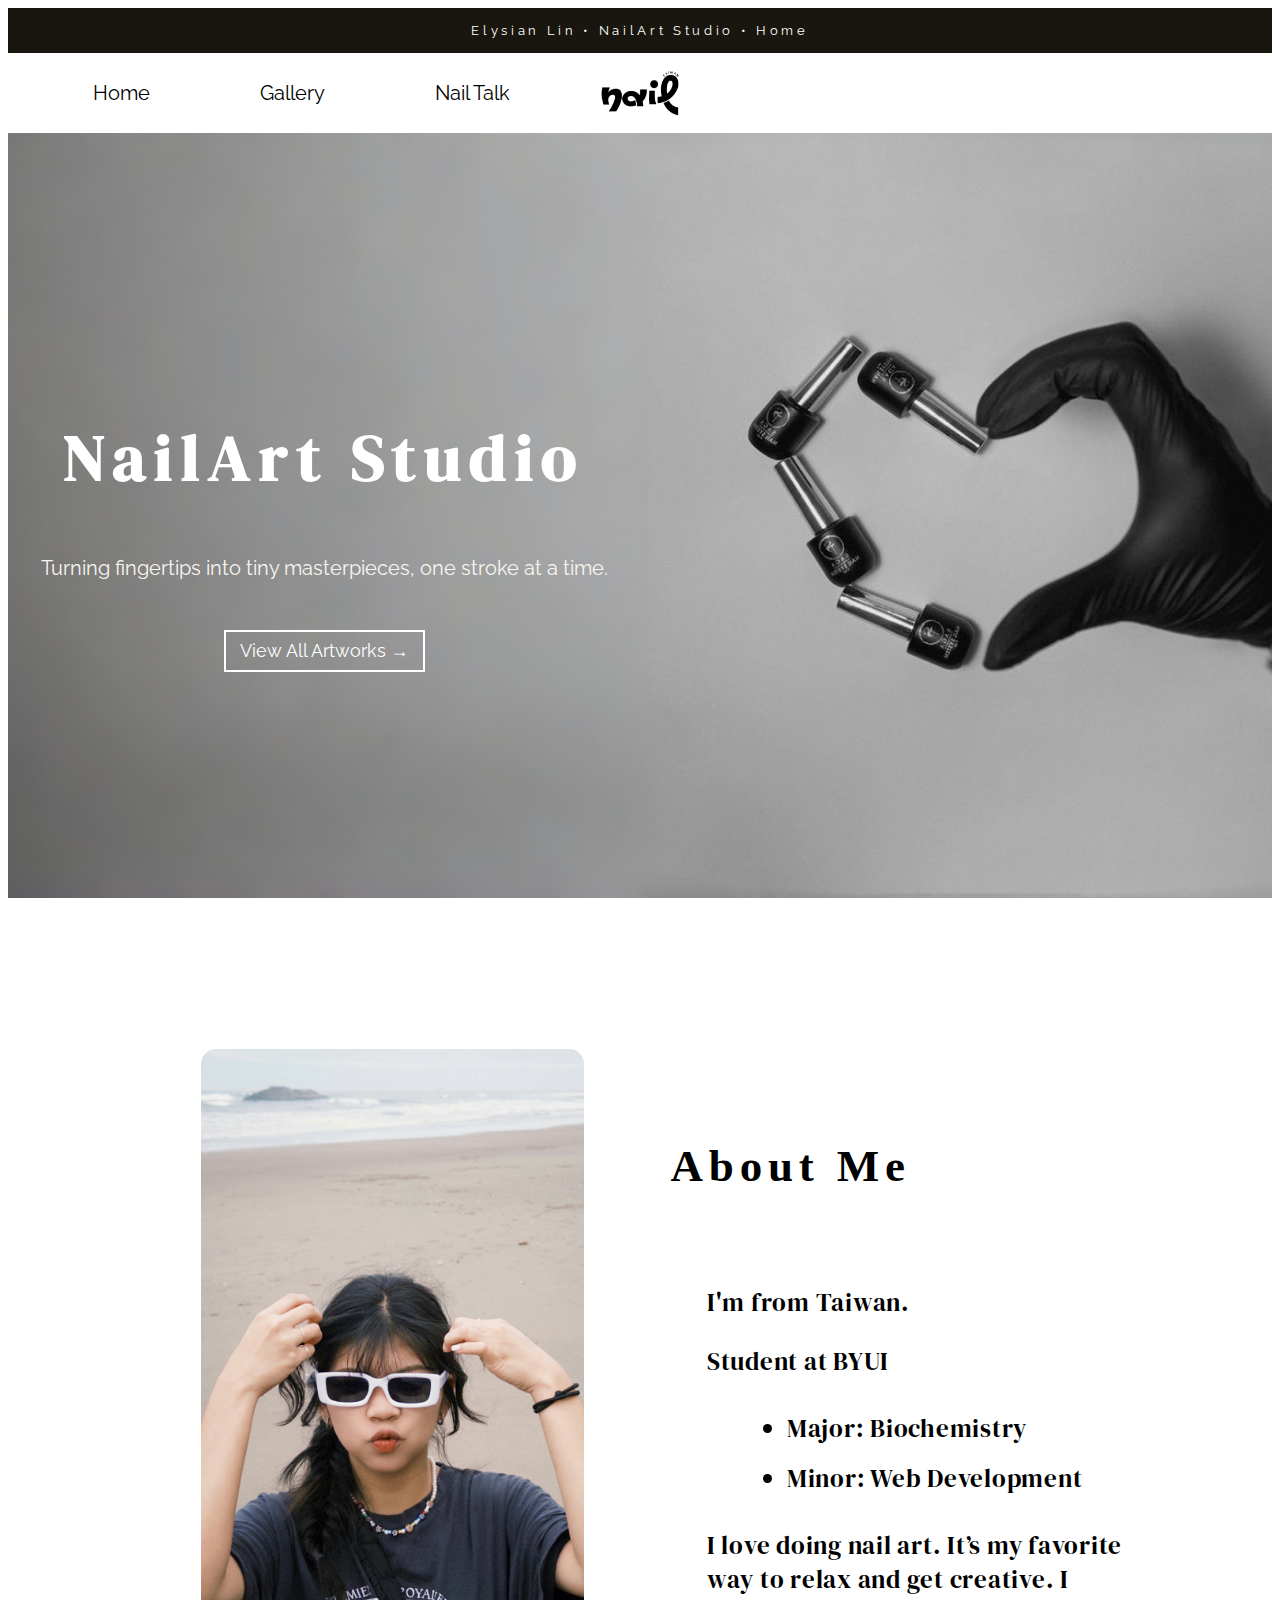
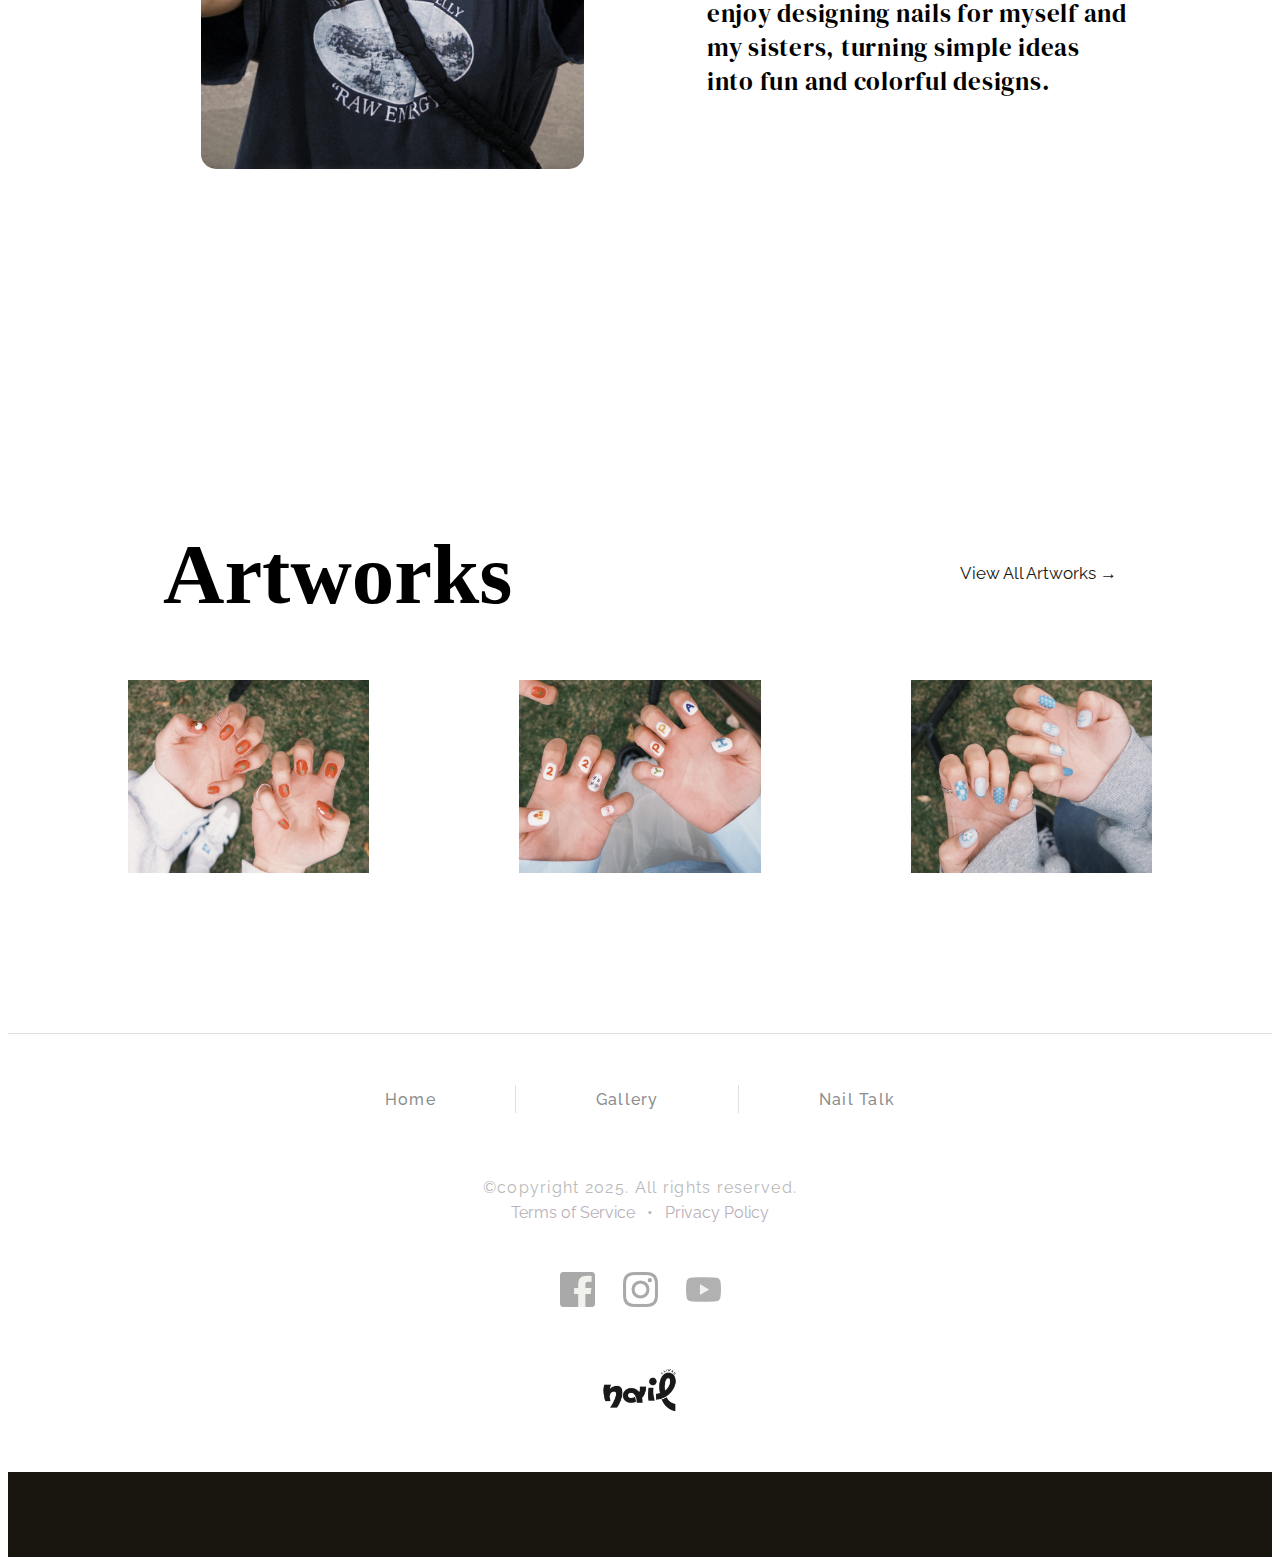
<file: index.html>
<!DOCTYPE html>
<html lang="en">
<head>
    <meta charset="UTF-8">
    <meta name="viewport" content="width=device-width, initial-scale=1.0">
    <link rel="stylesheet" href="index.css">
    <title>NailArt • Home </title>
    <link rel="icon" href="images/logo.ico" type="img/x-ico" />
</head>

<script>
    const footer = document.querySelector('footer, .site-footer');
    const ioFooter = new IntersectionObserver(
        ([entry]) => {
        document.body.classList.toggle('at-footer', entry.intersectionRatio > 0.35);
        },
        {
        threshold: [0, 0.35, 1],
        rootMargin: '0px 0px 0px 0px'
        }
    );

    if (footer) ioFooter.observe(footer);
</script>


<body>
    <div class="top">Elysian Lin • NailArt Studio • Home</div>
    <header>
            <nav>
                <a href="index.html">Home</a>
                <a href="gallery.html">Gallery</a>
                <a href="nail.html">Nail Talk</a>
            </nav>
            <a class="logo" href="index.html"><img src="images/logo.png"></a>           
    </header>

    <section class="hero">
        <div class="hero_grid">
            <h2>NailArt Studio</h2>
            <p>Turning fingertips into tiny masterpieces, one stroke at a time.</p>
            <a href="gallery.html">View All Artworks → </a> 
        </div>
    </section>

    <section class="aboutme">
        <h2 class="aboutme_title fade-up delay-1">About Me</h2>
            <div class="fade-up delay-2">
            <img src="images/aboutme.jpg" alt="About Me">
            </div>
            <aritcle class="text fade-up delay-3">
                <p>I'm from Taiwan.</p>
                <p>Student at BYUI</p>
                <ul>
                    <li>Major: Biochemistry</li>
                    <li>Minor: Web Development</li>
                </ul>
                <p>I love doing nail art. It’s my favorite way to relax and get creative. 
                    I enjoy designing nails for myself and my sisters, turning simple ideas into fun and colorful designs.</p>
            </aritcle>
    </section>

    <section class="artworks">
        <div class="artwork_text">
            <h1>Artworks</h1>
            <a href = "gallery.html"> View All Artworks → </a>
        </div>
        <div class="artworks_img">
            <img src="images/tomato.JPG">
            <img src="images/happy.JPG">
            <img src="images/blue.JPG">
        </div>
    </section>
</body>

<footer class="site-footer">
    <nav class="footer-nav">
        <ul>
        <li><a href="index.html">Home</a></li>
        <li><a href="gallery.html">Gallery</a></li>
        <li><a href="nail.html">Nail Talk</a></li>
        </ul>
    </nav>

    <p class="legal">
        ©copyright 2025. All rights reserved.
    </p>
    <p class="policies">
        <a href="#">Terms of Service</a>
        <span class="dot">•</span>
        <a href="#">Privacy Policy</a>
    </p>

    <div class="social">
        <a class="social__link facebook" href="https://facebook.com" target="_blank">
            <img src="images/facebook.png" data-color="images/facebook-Icon-color.png" alt="Facebook icon">
        </a>

        <a class="social__link instagram" href="https://instagram.com" target="_blank">
            <img src="images/instagram.png" data-color="images/instagram-Icon-color.png" alt="Instagram icon">
        </a>

        <a class="social__link youtube" href="https://youtube.com" target="_blank">
            <img src="images/youtube.png" data-color="images/youtube-Icon-color.png" alt="YouTube icon">
        </a>
    </div>
    <script>
        document.querySelectorAll('.social__link').forEach(link => {
        const img = link.querySelector('img');
        const graySrc  = img.getAttribute('src');
        const colorSrc = img.dataset.color;

        link.addEventListener('mouseenter', () => {
            img.src = colorSrc;
        });

        link.addEventListener('mouseleave', () => {
            img.src = graySrc;
        });
        });
    </script>
    <img class="footer-logo" src="images/logo.png" alt="Elysian Logo">
    <div class="bottom">Designed by Elysian</div>


</footer>
</file>
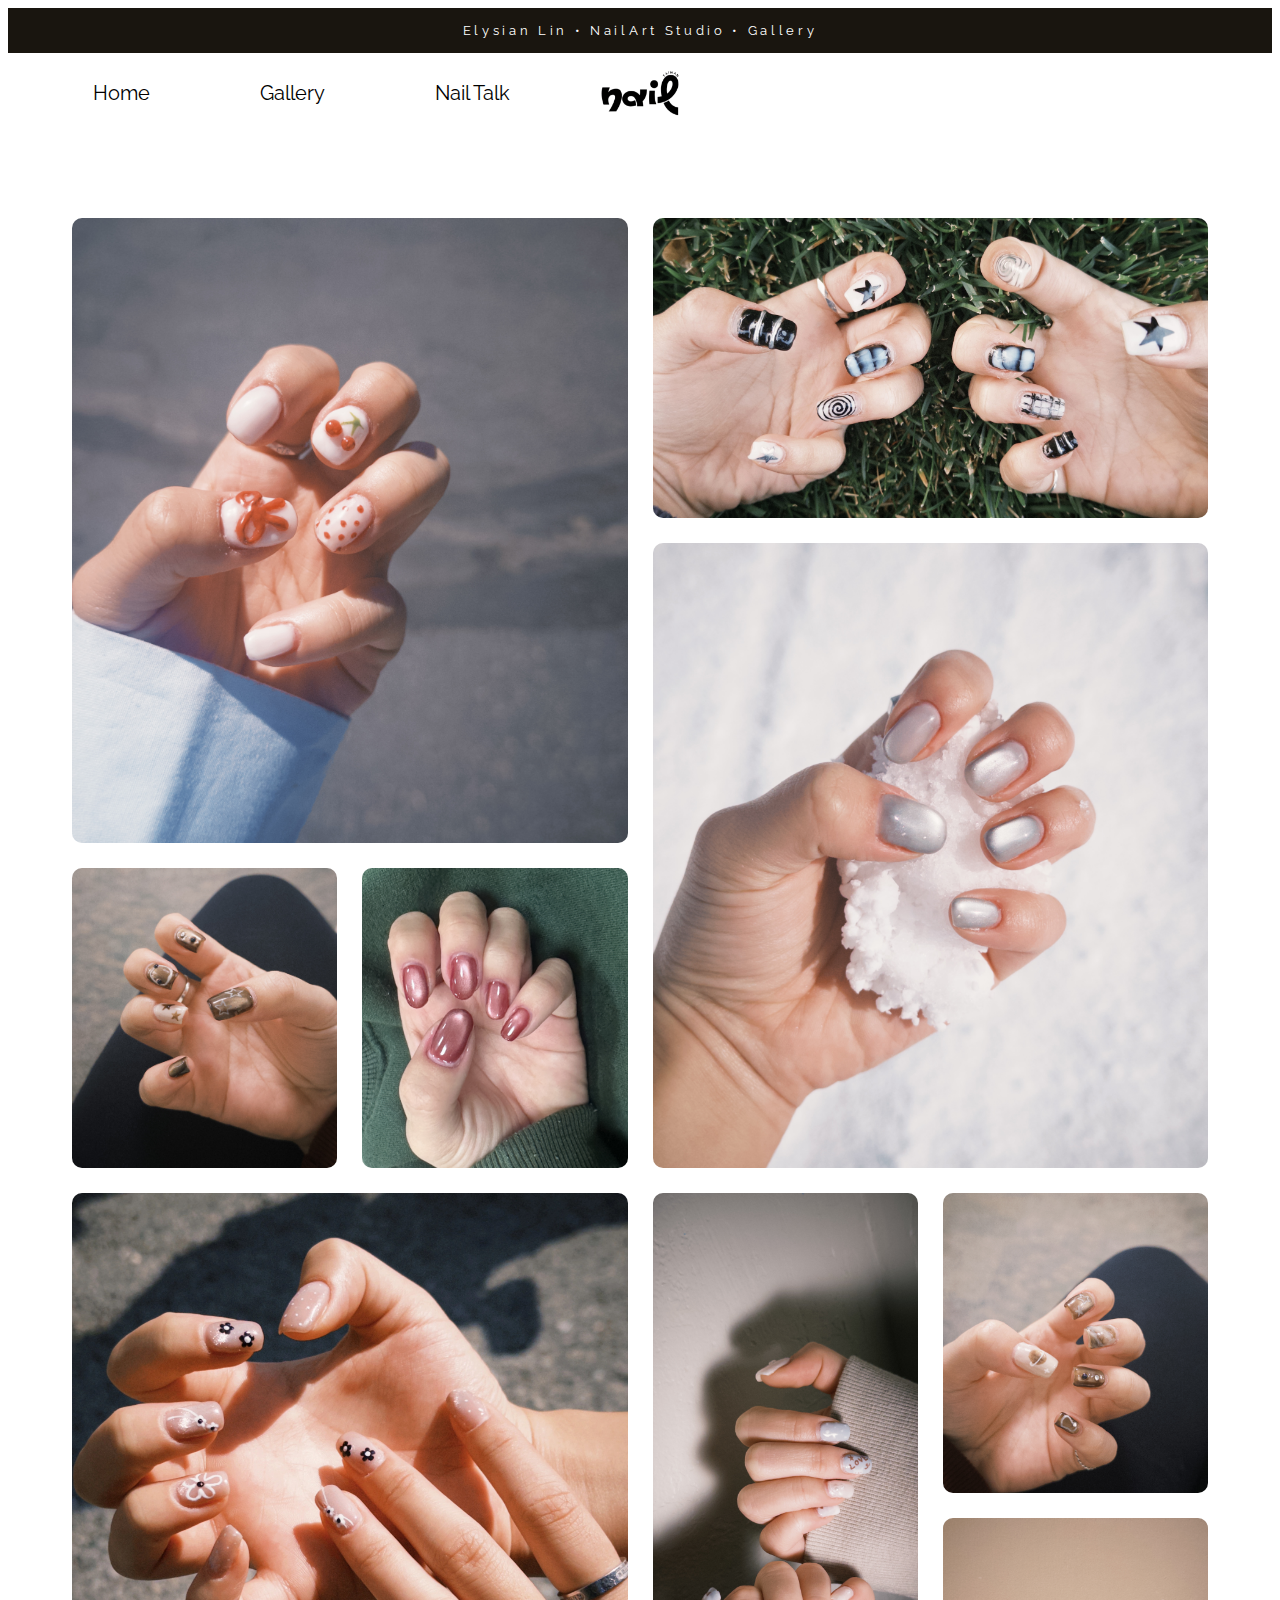
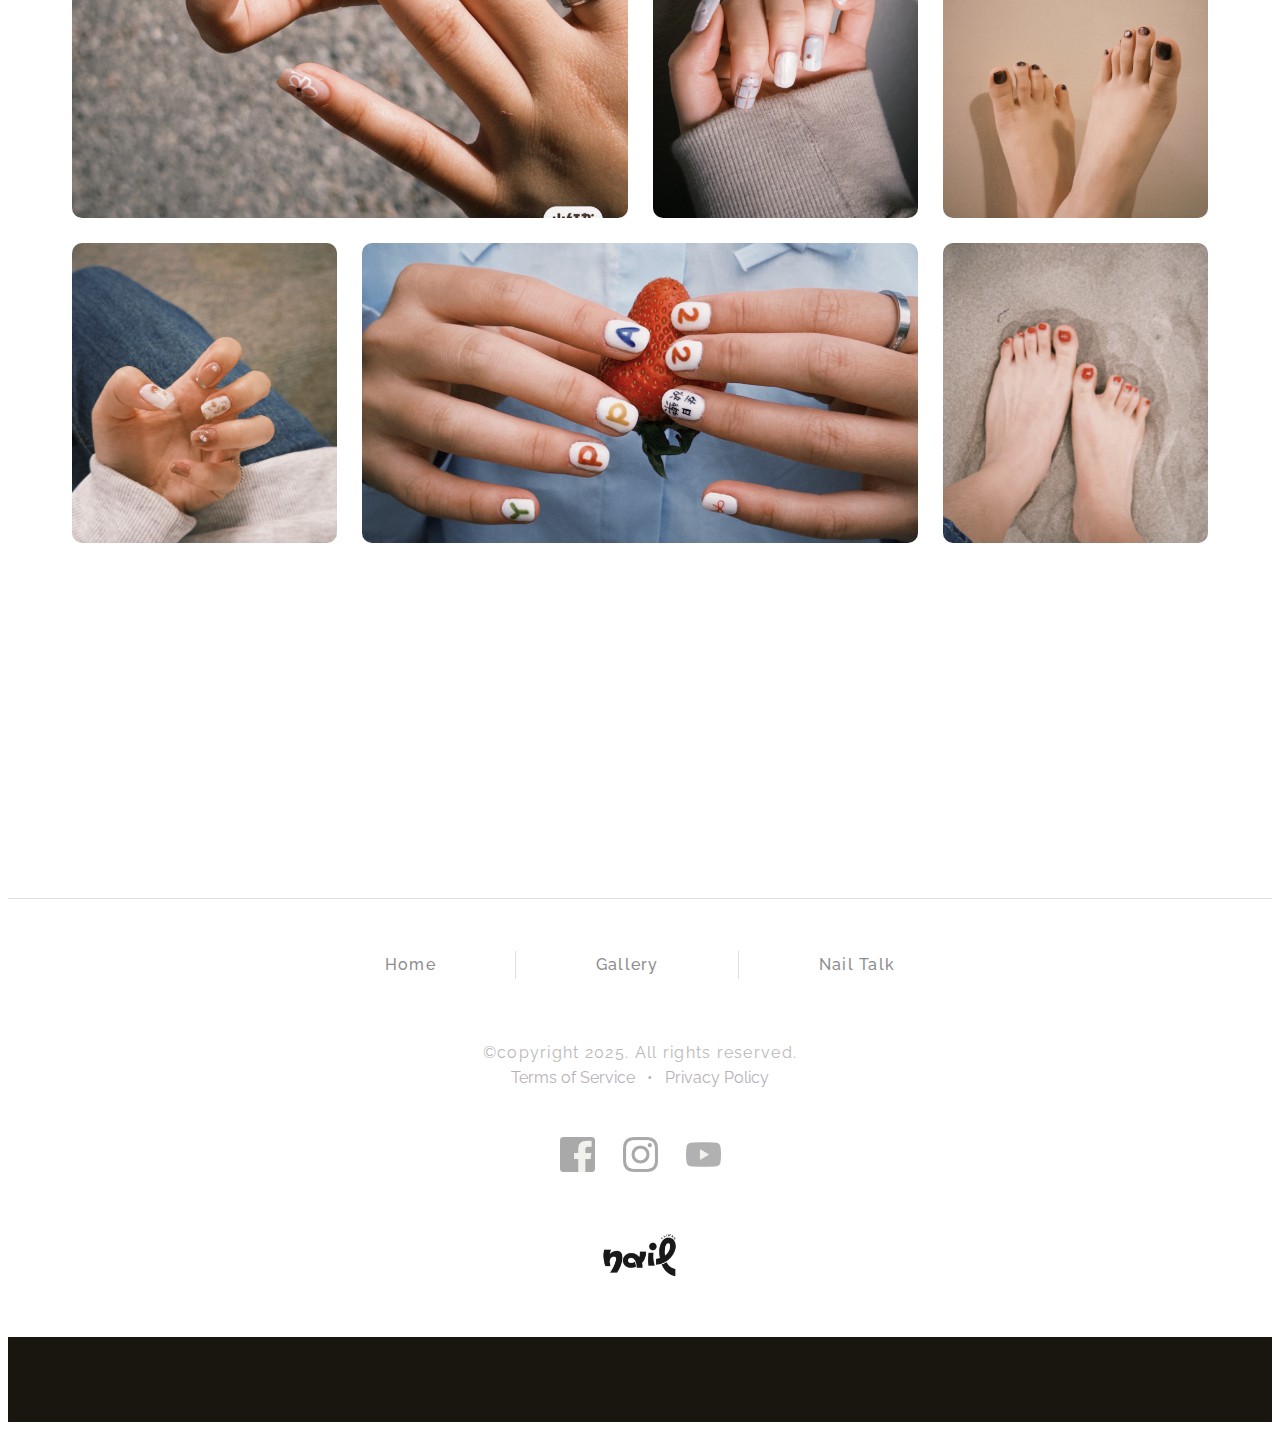
<file: gallery.html>
<!DOCTYPE html>
<html lang="en">
<head>
    <meta charset="UTF-8">
    <meta name="viewport" content="width=device-width, initial-scale=1.0">
    <link rel="stylesheet" href="gallery.css">
    <title>NailArt • Gallery </title>
    <link rel="icon" href="images/logo.ico" type="img/x-ico" />
</head>

<script>
    const footer = document.querySelector('footer, .site-footer');
    const ioFooter = new IntersectionObserver(
        ([entry]) => {
        document.body.classList.toggle('at-footer', entry.intersectionRatio > 0.35);
        },
        {
        threshold: [0, 0.35, 1],
        rootMargin: '0px 0px 0px 0px'
        }
    );

    if (footer) ioFooter.observe(footer);
</script>


<body>
    <div class="top">Elysian Lin • NailArt Studio • Gallery</div>
    <header>
            <nav>
                <a href="home.html">Home</a>
                <a href="gallery.html">Gallery</a>
                <a href="nail.html">Nail Talk</a>
            </nav>
            <a class="logo" href="home.html"><img src="images/logo.png"></a>           
    </header>
    <div class="angry-grid">
        <div id="item-0">&nbsp;</div>
        <div id="item-1">&nbsp;</div>
        <div id="item-2">&nbsp;</div>
        <div id="item-3">&nbsp;</div>
        <div id="item-4">&nbsp;</div>
        <div id="item-5">&nbsp;</div>
        <div id="item-6">&nbsp;</div>
        <div id="item-7">&nbsp;</div>
        <div id="item-8">&nbsp;</div>
        <div id="item-9">&nbsp;</div>
        <div id="item-10">&nbsp;</div>
        <div id="item-11">&nbsp;</div>
        <div id="item-12">&nbsp;</div>
        <div id="item-13">&nbsp;</div>
        <div id="item-14">&nbsp;</div>
        <div id="item-15">&nbsp;</div>
    </div>
</body>

<footer class="site-footer">
    <nav class="footer-nav">
        <ul>
        <li><a href="home.html">Home</a></li>
        <li><a href="gallery.html">Gallery</a></li>
        <li><a href="nail.html">Nail Talk</a></li>
        </ul>
    </nav>

    <p class="legal">
        ©copyright 2025. All rights reserved.
    </p>
    <p class="policies">
        <a href="#">Terms of Service</a>
        <span class="dot">•</span>
        <a href="#">Privacy Policy</a>
    </p>

    <div class="social">
        <a class="social__link facebook" href="https://facebook.com" target="_blank">
            <img src="images/facebook.png" data-color="images/facebook-Icon-color.png" alt="Facebook icon">
        </a>

        <a class="social__link instagram" href="https://instagram.com" target="_blank">
            <img src="images/instagram.png" data-color="images/instagram-Icon-color.png" alt="Instagram icon">
        </a>

        <a class="social__link youtube" href="https://youtube.com" target="_blank">
            <img src="images/youtube.png" data-color="images/youtube-Icon-color.png" alt="YouTube icon">
        </a>
    </div>
    <script>
        document.querySelectorAll('.social__link').forEach(link => {
        const img = link.querySelector('img');
        const graySrc  = img.getAttribute('src');
        const colorSrc = img.dataset.color;

        link.addEventListener('mouseenter', () => {
            img.src = colorSrc;
        });

        link.addEventListener('mouseleave', () => {
            img.src = graySrc;
        });
        });
    </script>
    <img class="footer-logo" src="images/logo.png" alt="Elysian Logo">
    <div class="bottom">Designed by Elysian</div>

</footer>
</file>
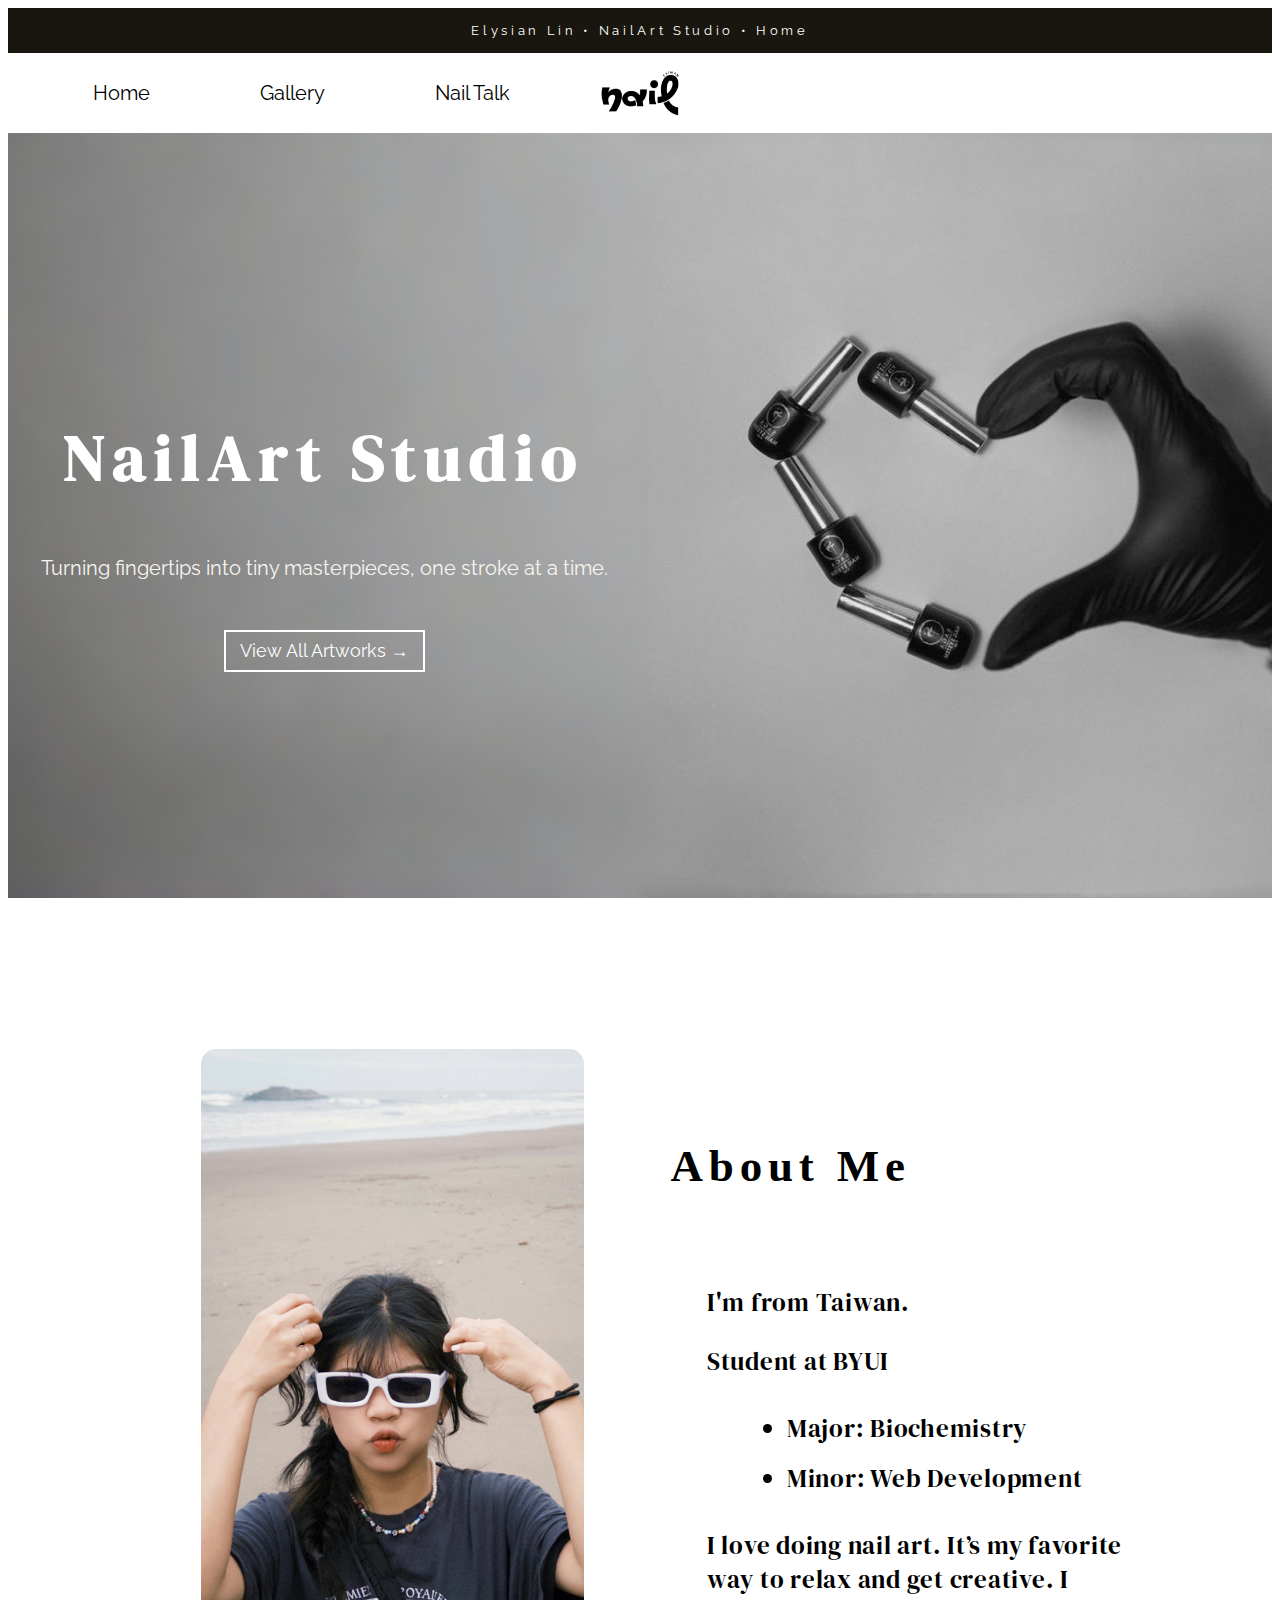
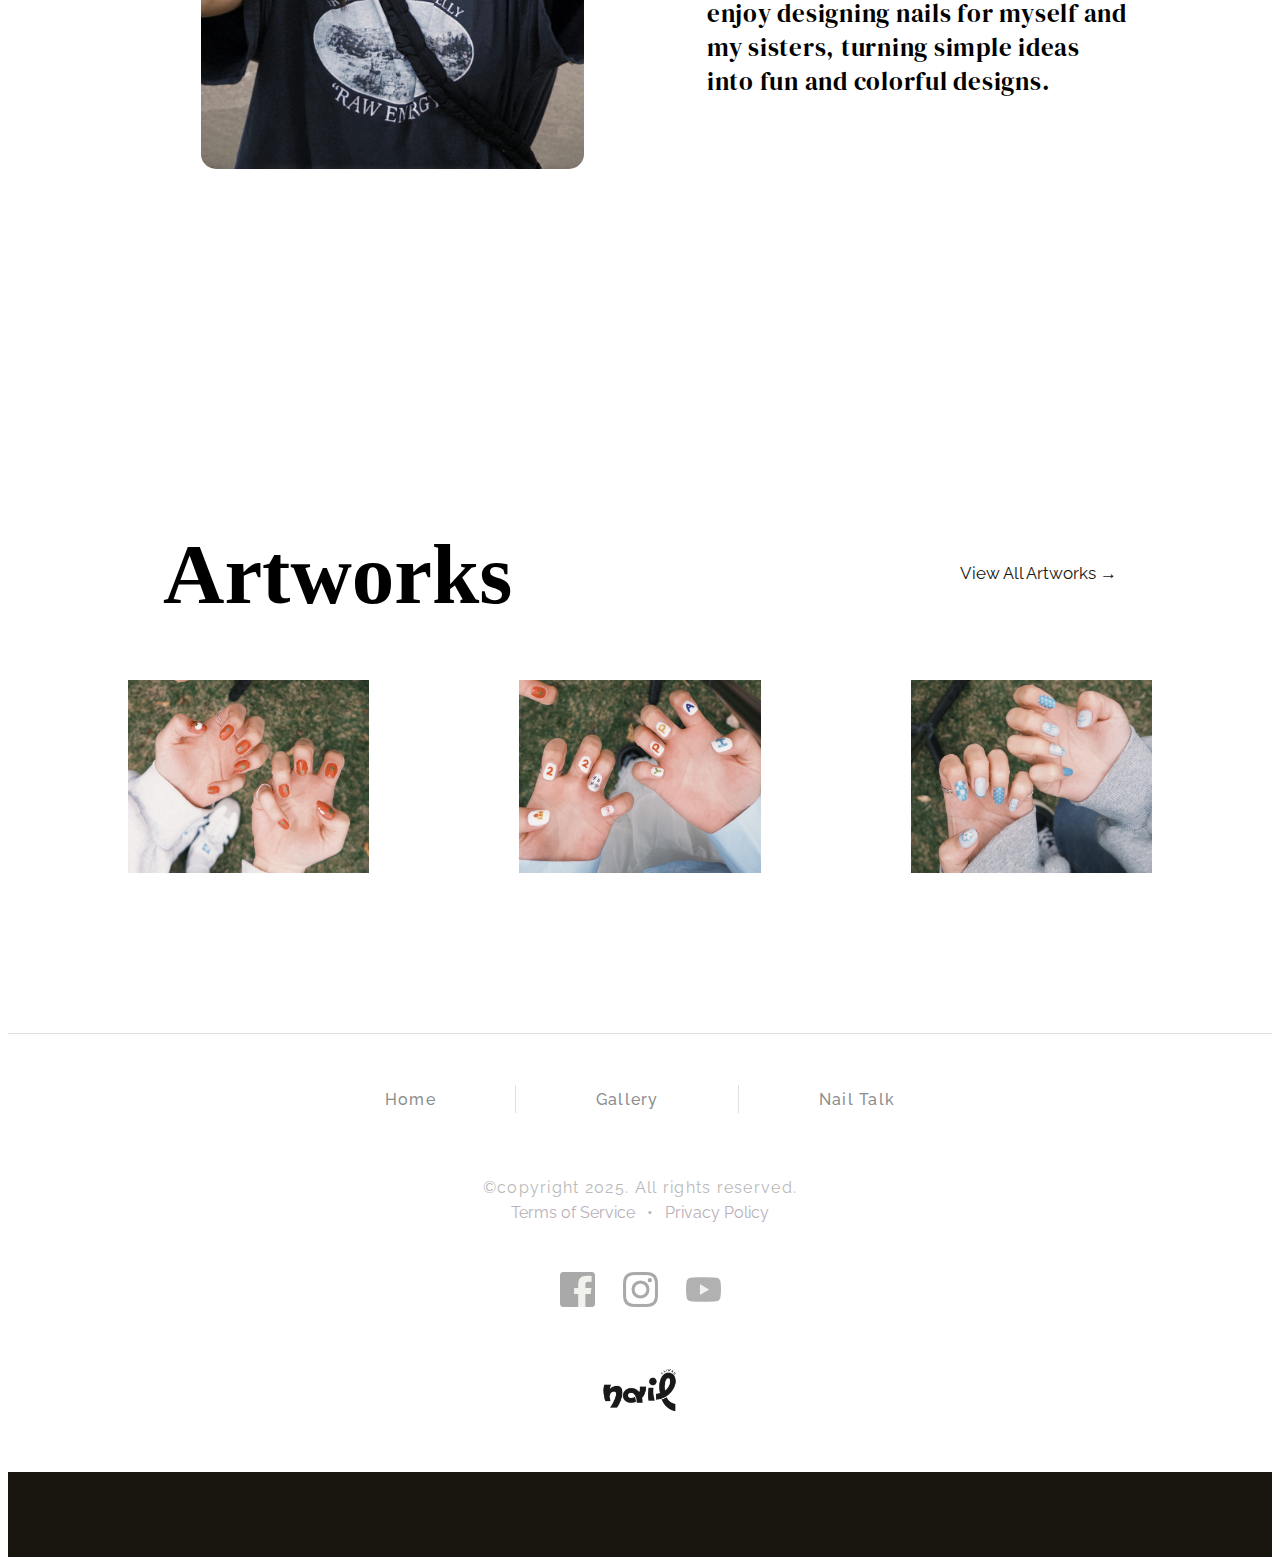
<file: home.html>
<!DOCTYPE html>
<html lang="en">
<head>
    <meta charset="UTF-8">
    <meta name="viewport" content="width=device-width, initial-scale=1.0">
    <link rel="stylesheet" href="home.css">
    <title>NailArt • Home </title>
    <link rel="icon" href="images/logo.ico" type="img/x-ico" />
</head>

<script>
    const footer = document.querySelector('footer, .site-footer');
    const ioFooter = new IntersectionObserver(
        ([entry]) => {
        document.body.classList.toggle('at-footer', entry.intersectionRatio > 0.35);
        },
        {
        threshold: [0, 0.35, 1],
        rootMargin: '0px 0px 0px 0px'
        }
    );

    if (footer) ioFooter.observe(footer);
</script>


<body>
    <div class="top">Elysian Lin • NailArt Studio • Home</div>
    <header>
            <nav>
                <a href="home.html">Home</a>
                <a href="gallery.html">Gallery</a>
                <a href="nail.html">Nail Talk</a>
            </nav>
            <a class="logo" href="home.html"><img src="images/logo.png"></a>           
    </header>

    <section class="hero">
        <div class="hero_grid">
            <h2>NailArt Studio</h2>
            <p>Turning fingertips into tiny masterpieces, one stroke at a time.</p>
            <a href="gallery.html">View All Artworks → </a> 
        </div>
    </section>

    <section class="aboutme">
        <h2 class="aboutme_title fade-up delay-1">About Me</h2>
            <div class="fade-up delay-2">
            <img src="images/aboutme.jpg" alt="About Me">
            </div>
            <aritcle class="text fade-up delay-3">
                <p>I'm from Taiwan.</p>
                <p>Student at BYUI</p>
                <ul>
                    <li>Major: Biochemistry</li>
                    <li>Minor: Web Development</li>
                </ul>
                <p>I love doing nail art. It’s my favorite way to relax and get creative. 
                    I enjoy designing nails for myself and my sisters, turning simple ideas into fun and colorful designs.</p>
            </aritcle>
    </section>

    <section class="artworks">
        <div class="artwork_text">
            <h1>Artworks</h1>
            <a href = "gallery.html"> View All Artworks → </a>
        </div>
        <div class="artworks_img">
            <img src="images/tomato.JPG">
            <img src="images/happy.JPG">
            <img src="images/blue.JPG">
        </div>
    </section>
</body>

<footer class="site-footer">
    <nav class="footer-nav">
        <ul>
        <li><a href="home.html">Home</a></li>
        <li><a href="gallery.html">Gallery</a></li>
        <li><a href="nail.html">Nail Talk</a></li>
        </ul>
    </nav>

    <p class="legal">
        ©copyright 2025. All rights reserved.
    </p>
    <p class="policies">
        <a href="#">Terms of Service</a>
        <span class="dot">•</span>
        <a href="#">Privacy Policy</a>
    </p>

    <div class="social">
        <a class="social__link facebook" href="https://facebook.com" target="_blank">
            <img src="images/facebook.png" data-color="images/facebook-Icon-color.png" alt="Facebook icon">
        </a>

        <a class="social__link instagram" href="https://instagram.com" target="_blank">
            <img src="images/instagram.png" data-color="images/instagram-Icon-color.png" alt="Instagram icon">
        </a>

        <a class="social__link youtube" href="https://youtube.com" target="_blank">
            <img src="images/youtube.png" data-color="images/youtube-Icon-color.png" alt="YouTube icon">
        </a>
    </div>
    <script>
        document.querySelectorAll('.social__link').forEach(link => {
        const img = link.querySelector('img');
        const graySrc  = img.getAttribute('src');
        const colorSrc = img.dataset.color;

        link.addEventListener('mouseenter', () => {
            img.src = colorSrc;
        });

        link.addEventListener('mouseleave', () => {
            img.src = graySrc;
        });
        });
    </script>
    <img class="footer-logo" src="images/logo.png" alt="Elysian Logo">
    <div class="bottom">Designed by Elysian</div>

</footer>
</file>
<file: index.css>
@import url('https://fonts.googleapis.com/css2?family=Raleway:ital,wght@0,100..900;1,100..900&family=Roboto:ital,wght@0,100..900;1,100..900&display=swap');
@import url('https://fonts.googleapis.com/css2?family=Slackside+One&family=DM+Serif+Display:ital@0;1&display=swap');

.top {
    font-family: "Raleway", sans-serif;
    font-size: 13px;
    display: flex;
    justify-content: center;
    align-items: center;
    text-align: center;
    letter-spacing: 0.5rex;
    padding: 15px 0;
    background-color: #19150f;
    color: white;
}
header {
    font-family: "Raleway", sans-serif;
    display:flex;
    justify-content: space-between;
    align-items: center;
    background-color: white;
    color:black;
    padding: 10px 30px;
}

header nav {
    flex: 1; 
    display: flex;
    justify-content: flex-start; 
}

header nav a{
    text-decoration: none;
    margin: 10px 40px;
    padding: 8px 15px; 
    color:inherit;
    font-size: 20px; 
    transition: all 0.2s ease;
}  


header nav a:hover {
    color:#93908b;
    transition: color 0.3s ease;
}

.logo { 
    flex:2;  
    display:flex;
    justify-content: center;
    position: absolute;
    right: 50%;
    left:50%;
}

.logo img {
    width:85px;
}

.hero {
    color:white;
    height:85vh;
    background-image: url(images/header.png);
    background-repeat: no-repeat;
    background-size:cover;
    background-position: center;
    display: grid;
    grid-template-columns: repeat(2, 1fr);
    grid-template-rows: 1fr;
    grid-column-gap: 0px;
    grid-row-gap: 0px;
    justify-content: center;
    align-items: center;
    text-align: center;
}

.hero h2, .hero p, .hero a {
    grid-area: 1/1/2/2;
}

.hero h2 {
    font-family: DM Serif Display, serif;
    font-size: 65px;
    letter-spacing: .13em;
}

.hero p {
    font-size: 20px;
    margin-bottom: 50px;
    font-family: "Raleway", sans-serif;
    color:#f8f6f2;
}
.hero a {
    font-size: 18px;
    text-decoration: none;
    color: white;
    font-family: "Raleway", sans-serif;
    display:inline-block;
    transition: all 0.3s ease;
    padding: 8px 14px; 
    border: 2px solid 
}

.hero a:hover {
    color:#19150f;
    text-decoration: none;
    transform: translateY(4px);
}

.aboutme{
    padding: 145px 145px;
    display: grid;
    grid-template-columns: 1.05fr 1fr;
    grid-template-rows: auto auto;
    grid-template-areas:
        "photo title"
        "photo text";
    column-gap: 38px;
    row-gap: 16px;
    align-items: start;
}

.aboutme_title{
    padding-top: 85px;
    grid-area: title;
    margin: 0 0 18px 0;
    text-align: left;
    font-weight: bold;
    font-size: 45px;
    letter-spacing: .13em;
    transform: translateY(12px);
}

.aboutme .text {
    font-family: DM Serif Display, serif;
    grid-area: text;
    align-self: start;
    padding-top: 10%;
    padding-left:8%;
    font-size: 25px;
    font-weight: 200;
    letter-spacing: .03em;
}

.aboutme .text ul{
    padding-left: 80px;
    margin-top: 20px;
    line-height: 50px;
}

.aboutme > div {
    grid-area: photo;
    grid-row: 1/4;
    display: flex;
    justify-content:center;
}

.aboutme img {
    height:80vh;
    width: min(640px, 80%);
    margin: 0 auto;
    object-fit:cover;
    border-radius: 15px;
    object-fit: cover;
    transform: translateY(6px);
    transition: transform .35s ease, box-shadow .35s ease, filter .35s ease;
}

.artworks {
    padding: 160px 120px;
    justify-content: center;
    align-items: center;
}

.artwork_text {
    display:flex;
    flex-direction: row;
    justify-content: space-between;
    align-items: center;
}

.artwork_text h1 {
    font-size: 85px;
    padding-left: 35px;
}

.artwork_text a {
    font-size: 17px;
    font-family: "Raleway", sans-serif;
    color:#19150f;
    text-decoration: none;
    padding-right:35px;
}

.artwork_text a:hover {
    color:#93908b;
    text-decoration: underline;
}
.artworks_img {
    overflow:hidden;
    display:grid;
    grid-template-columns: 1fr 1fr 1fr;
    grid-column-gap:150px;
}

.artworks_img img {
    width:100%;
    height:100%;
    object-fit: cover;
    object-position: center;
    display: block;
}

footer {
    font-family: "Raleway", sans-serif;
;
}
.site-footer{
    position:relative;
    border-top:1px solid #dfe0e1;
    text-align:center;
    padding: 36px 0 0;
    z-index: 10;
}

body.at-footer .quicklinks_item,
body.at-footer .fade-up {
  transition: none !important;
}

.footer-nav {
    padding-bottom: 25px;
}
.footer-nav ul{
    list-style:none;
    margin:0 0 18px;
    padding:0;
    display:flex;
    justify-content:center;
    align-items:center;
    gap:0;
    flex-wrap:wrap;
}

.footer-nav li{
    position:relative;
    padding: 20px 80px;
}

.footer-nav li:not(:last-child)::after{
    content:"";
    position:absolute;
    right:0;
    top:50%;
    transform: translateY(-50%);
    width:1px;
    height:28px;
    background:#dfe0e1;              
}

.footer-nav a{
    text-decoration: none;
    color:#8d8e8f;
    font-weight:500;
    letter-spacing:.08em;
    transition: color .2s ease, transform .2s ease;
}

.footer-nav a:hover{
    color:#3c3b3c;
    transform: translateY(-2px);
}

.legal{ 
    margin: 6px 0 6px; 
    color:#b9b9b9; 
    letter-spacing: 0.08em;
}
.policies{ 
    margin: 0 0 16px; 
    color:#b9b0b9; }
.policies a{
    color:#b9b0b9;
    text-decoration:none;
    transition: color .2s ease;
}
.policies .dot{ margin: 0 8px; }

.social {
    display: flex;
    justify-content: center;
    align-items: center;
    gap: 28px;
    margin-top: 50px;
}

.social__link {
    position:relative;
    display:inline-flex;
    align-items: center;
    gap:4px;
    color:inherit;
    transition: gap .25s ease, transform .25s ease;
}

.social__link:hover{ gap:14px; } 

.social__link img {
    width:35px;
    height:35px;
    display:block;
    transition: transform 0.25s ease, opacity 0.25s ease;
}


.social__link:hover img {
    transform: scale(1.02);
}

.social__link:hover {
    opacity: 1;
    transform: translateX(0);
}

.footer-logo {
    width: 80px;
    height: auto;
    margin:60px auto 0;
    opacity: .9;
}

@media (max-width: 640px) {
    .footer-nav li {padding: 8px 16px};
    .footer-nav li::not(:last-child)::after {height: 22px};
    .social { gap:16px; }
}

.bottom {
    font-family: "Raleway", sans-serif;
    font-size: 13px;
    display: flex;
    justify-content: center;
    align-items: center;
    text-align: center;
    letter-spacing: 0.5rex;
    padding: 35px 0;
    background-color: #19150f;
    color: #19150f;
    margin-top: 55px;
}
</file>
<file: gallery.css>
@import url('https://fonts.googleapis.com/css2?family=Raleway:ital,wght@0,100..900;1,100..900&family=Roboto:ital,wght@0,100..900;1,100..900&display=swap');
@import url('https://fonts.googleapis.com/css2?family=Slackside+One&family=DM+Serif+Display:ital@0;1&display=swap');

.top {
    font-family: "Raleway", sans-serif;
    font-size: 13px;
    display: flex;
    justify-content: center;
    align-items: center;
    text-align: center;
    letter-spacing: 0.5rex;
    padding: 15px 0;
    background-color: #19150f;
    color: white;
}
header {
    font-family: "Raleway", sans-serif;
    display:flex;
    justify-content: space-between;
    align-items: center;
    background-color: white;
    color:black;
    padding: 10px 30px;
}

header nav {
    flex: 1; 
    display: flex;
    justify-content: flex-start; 
    flex-wrap: nowrap;
    white-space: nowrap;
}

header nav a{
    text-decoration: none;
    margin: 10px 40px;
    padding: 8px 15px; 
    color:inherit;
    font-size: 20px; 
    transition: all 0.2s ease;
    flex-shrink: 0; 
}  


header nav a:hover {
    color:#93908b;
    transition: color 0.3s ease;
}

.logo { 
    flex:2;  
    display:flex;
    justify-content: center;
    position: absolute;
    right: 50%;
    left:50%;
}

.logo img {
    width:85px;
}

.hero {
    color:white;
    height:85vh;
    background-image: url(images/header.png);
    background-repeat: no-repeat;
    background-size:cover;
    background-position: center;
    display: grid;
    grid-template-columns: repeat(2, 1fr);
    grid-template-rows: 1fr;
    grid-column-gap: 0px;
    grid-row-gap: 0px;
    justify-content: center;
    align-items: center;
    text-align: center;
}

.angry-grid {
    display: grid;
    grid-template-columns: repeat(auto-fit, minmax(250px, 1fr)); /* consistent image sizes */
    grid-auto-rows: 300px; 
    gap: 25px; 
    padding: 30px 5vw; /* use % padding for responsive spacing */
    box-sizing: border-box;
    margin-top: 55px;
}


.angry-grid div {
    background-size: cover;
    background-position: center;
    background-repeat: no-repeat;
    border-radius: 10px;
    transition: transform 0.3s ease;
}

.angry-grid div:hover {
  transform: scale(1.05);
}

#item-0 { grid-row: span 2; grid-column: span 2; background-image: url("images/fxn 2025-07-13 123616.480.JPG"); }
#item-1 { grid-column: span 2; background-image: url("images/fxn 2025-10-18 181837.863.jpg"); }
#item-2 { grid-row: span 2; grid-column: span 2; background-image: url("images/fxn 2025-10-27 142305.557.JPG"); }
#item-3 { grid-row: span 1; grid-column: span 1; background-image: url("images/fxn 2025-11-04 105125.611.JPG"); }
#item-4 { grid-column: span 1; background-image: url("images/IMG_5982.JPG"); }
#item-5 { grid-column: span 2; grid-row: span 2; background-image:url("images/IMG_6652.JPG"); }
#item-6 { grid-row: span 2; grid-column: span 1; background-image:url("images/fxn\ 2025-11-10\ 172232.566.jpg"); }
#item-7 { grid-column: span 1; background-image:url(images/fxn\ 2025-11-04\ 105112.521.JPG); }
#item-8 { grid-column: span 1; background-image:url(images/fxn\ 2025-11-10\ 173035.820.jpg); }
#item-9 { grid-column: span 1; background-image: url(images/fxn\ 2025-09-30\ 110824.702.JPG); }
#item-10 { grid-column: span 2; grid-row: span 1; background-image:url("images/fxn\ 2025-04-27\ 145531.701.JPG"); }
#item-11 { grid-column: span 1; grid-row: span 1; background-image:url(images/fxn\ 2025-08-04\ 141922.655.JPG); }


footer {
    font-family: "Raleway", sans-serif;
;
}
.site-footer{
    position:relative;
    border-top:1px solid #dfe0e1;
    text-align:center;
    padding: 36px 0 0;
    z-index: 10;
}

body.at-footer .quicklinks_item,
body.at-footer .fade-up {
  transition: none !important;
}

.footer-nav {
    padding-bottom: 25px;
}
.footer-nav ul{
    list-style:none;
    margin:0 0 18px;
    padding:0;
    display:flex;
    justify-content:center;
    align-items:center;
    gap:0;
    flex-wrap:wrap;
}

.footer-nav li{
    position:relative;
    padding: 20px 80px;
}

.footer-nav li:not(:last-child)::after{
    content:"";
    position:absolute;
    right:0;
    top:50%;
    transform: translateY(-50%);
    width:1px;
    height:28px;
    background:#dfe0e1;              
}

.footer-nav a{
    text-decoration: none;
    color:#8d8e8f;
    font-weight:500;
    letter-spacing:.08em;
    transition: color .2s ease, transform .2s ease;
}

.footer-nav a:hover{
    color:#3c3b3c;
    transform: translateY(-2px);
}

.legal{ 
    margin: 6px 0 6px; 
    color:#b9b9b9; 
    letter-spacing: 0.08em;
}
.policies{ 
    margin: 0 0 16px; 
    color:#b9b0b9; }
.policies a{
    color:#b9b0b9;
    text-decoration:none;
    transition: color .2s ease;
}
.policies .dot{ margin: 0 8px; }

.social {
    display: flex;
    justify-content: center;
    align-items: center;
    gap: 28px;
    margin-top: 50px;
}

.social__link {
    position:relative;
    display:inline-flex;
    align-items: center;
    gap:4px;
    color:inherit;
    transition: gap .25s ease, transform .25s ease;
}

.social__link:hover{ gap:14px; } 

.social__link img {
    width:35px;
    height:35px;
    display:block;
    transition: transform 0.25s ease, opacity 0.25s ease;
}


.social__link:hover img {
    transform: scale(1.02);
}

.social__link:hover {
    opacity: 1;
    transform: translateX(0);
}

.footer-logo {
    width: 80px;
    height: auto;
    margin:60px auto 0;
    opacity: .9;
}

@media (max-width: 640px) {
    .footer-nav li {padding: 8px 16px};
    .footer-nav li::not(:last-child)::after {height: 22px};
    .social { gap:16px; }
}

.bottom {
    font-family: "Raleway", sans-serif;
    font-size: 13px;
    display: flex;
    justify-content: center;
    align-items: center;
    text-align: center;
    letter-spacing: 0.5rex;
    padding: 35px 0;
    background-color: #19150f;
    color: #19150f;
    margin-top: 55px;
}
</file>
<file: home.css>
@import url('https://fonts.googleapis.com/css2?family=Raleway:ital,wght@0,100..900;1,100..900&family=Roboto:ital,wght@0,100..900;1,100..900&display=swap');
@import url('https://fonts.googleapis.com/css2?family=Slackside+One&family=DM+Serif+Display:ital@0;1&display=swap');

.top {
    font-family: "Raleway", sans-serif;
    font-size: 13px;
    display: flex;
    justify-content: center;
    align-items: center;
    text-align: center;
    letter-spacing: 0.5rex;
    padding: 15px 0;
    background-color: #19150f;
    color: white;
}
header {
    font-family: "Raleway", sans-serif;
    display:flex;
    justify-content: space-between;
    align-items: center;
    background-color: white;
    color:black;
    padding: 10px 30px;
}

header nav {
    flex: 1; 
    display: flex;
    justify-content: flex-start; 
}

header nav a{
    text-decoration: none;
    margin: 10px 40px;
    padding: 8px 15px; 
    color:inherit;
    font-size: 20px; 
    transition: all 0.2s ease;
}  


header nav a:hover {
    color:#93908b;
    transition: color 0.3s ease;
}

.logo { 
    flex:2;  
    display:flex;
    justify-content: center;
    position: absolute;
    right: 50%;
    left:50%;
}

.logo img {
    width:85px;
}

.hero {
    color:white;
    height:85vh;
    background-image: url(images/header.png);
    background-repeat: no-repeat;
    background-size:cover;
    background-position: center;
    display: grid;
    grid-template-columns: repeat(2, 1fr);
    grid-template-rows: 1fr;
    grid-column-gap: 0px;
    grid-row-gap: 0px;
    justify-content: center;
    align-items: center;
    text-align: center;
}

.hero h2, .hero p, .hero a {
    grid-area: 1/1/2/2;
}

.hero h2 {
    font-family: DM Serif Display, serif;
    font-size: 65px;
    letter-spacing: .13em;
}

.hero p {
    font-size: 20px;
    margin-bottom: 50px;
    font-family: "Raleway", sans-serif;
    color:#f8f6f2;
}
.hero a {
    font-size: 18px;
    text-decoration: none;
    color: white;
    font-family: "Raleway", sans-serif;
    display:inline-block;
    transition: all 0.3s ease;
    padding: 8px 14px; 
    border: 2px solid 
}

.hero a:hover {
    color:#19150f;
    text-decoration: none;
    transform: translateY(4px);
}

.aboutme{
    padding: 145px 145px;
    display: grid;
    grid-template-columns: 1.05fr 1fr;
    grid-template-rows: auto auto;
    grid-template-areas:
        "photo title"
        "photo text";
    column-gap: 38px;
    row-gap: 16px;
    align-items: start;
}

.aboutme_title{
    padding-top: 85px;
    grid-area: title;
    margin: 0 0 18px 0;
    text-align: left;
    font-weight: bold;
    font-size: 45px;
    letter-spacing: .13em;
    transform: translateY(12px);
}

.aboutme .text {
    font-family: DM Serif Display, serif;
    grid-area: text;
    align-self: start;
    padding-top: 10%;
    padding-left:8%;
    font-size: 25px;
    font-weight: 200;
    letter-spacing: .03em;
}

.aboutme .text ul{
    padding-left: 80px;
    margin-top: 20px;
    line-height: 50px;
}

.aboutme > div {
    grid-area: photo;
    grid-row: 1/4;
    display: flex;
    justify-content:center;
}

.aboutme img {
    height:80vh;
    width: min(640px, 80%);
    margin: 0 auto;
    object-fit:cover;
    border-radius: 15px;
    object-fit: cover;
    transform: translateY(6px);
    transition: transform .35s ease, box-shadow .35s ease, filter .35s ease;
}

.artworks {
    padding: 160px 120px;
    justify-content: center;
    align-items: center;
}

.artwork_text {
    display:flex;
    flex-direction: row;
    justify-content: space-between;
    align-items: center;
}

.artwork_text h1 {
    font-size: 85px;
    padding-left: 35px;
}

.artwork_text a {
    font-size: 17px;
    font-family: "Raleway", sans-serif;
    color:#19150f;
    text-decoration: none;
    padding-right:35px;
}

.artwork_text a:hover {
    color:#93908b;
    text-decoration: underline;
}
.artworks_img {
    overflow:hidden;
    display:grid;
    grid-template-columns: 1fr 1fr 1fr;
    grid-column-gap:150px;
}

.artworks_img img {
    width:100%;
    height:100%;
    object-fit: cover;
    object-position: center;
    display: block;
}

footer {
    font-family: "Raleway", sans-serif;
;
}
.site-footer{
    position:relative;
    border-top:1px solid #dfe0e1;
    text-align:center;
    padding: 36px 0 0;
    z-index: 10;
}

body.at-footer .quicklinks_item,
body.at-footer .fade-up {
  transition: none !important;
}

.footer-nav {
    padding-bottom: 25px;
}
.footer-nav ul{
    list-style:none;
    margin:0 0 18px;
    padding:0;
    display:flex;
    justify-content:center;
    align-items:center;
    gap:0;
    flex-wrap:wrap;
}

.footer-nav li{
    position:relative;
    padding: 20px 80px;
}

.footer-nav li:not(:last-child)::after{
    content:"";
    position:absolute;
    right:0;
    top:50%;
    transform: translateY(-50%);
    width:1px;
    height:28px;
    background:#dfe0e1;              
}

.footer-nav a{
    text-decoration: none;
    color:#8d8e8f;
    font-weight:500;
    letter-spacing:.08em;
    transition: color .2s ease, transform .2s ease;
}

.footer-nav a:hover{
    color:#3c3b3c;
    transform: translateY(-2px);
}

.legal{ 
    margin: 6px 0 6px; 
    color:#b9b9b9; 
    letter-spacing: 0.08em;
}
.policies{ 
    margin: 0 0 16px; 
    color:#b9b0b9; }
.policies a{
    color:#b9b0b9;
    text-decoration:none;
    transition: color .2s ease;
}
.policies .dot{ margin: 0 8px; }

.social {
    display: flex;
    justify-content: center;
    align-items: center;
    gap: 28px;
    margin-top: 50px;
}

.social__link {
    position:relative;
    display:inline-flex;
    align-items: center;
    gap:4px;
    color:inherit;
    transition: gap .25s ease, transform .25s ease;
}

.social__link:hover{ gap:14px; } 

.social__link img {
    width:35px;
    height:35px;
    display:block;
    transition: transform 0.25s ease, opacity 0.25s ease;
}


.social__link:hover img {
    transform: scale(1.02);
}

.social__link:hover {
    opacity: 1;
    transform: translateX(0);
}

.footer-logo {
    width: 80px;
    height: auto;
    margin:60px auto 0;
    opacity: .9;
}

@media (max-width: 640px) {
    .footer-nav li {padding: 8px 16px};
    .footer-nav li::not(:last-child)::after {height: 22px};
    .social { gap:16px; }
}

.bottom {
    font-family: "Raleway", sans-serif;
    font-size: 13px;
    display: flex;
    justify-content: center;
    align-items: center;
    text-align: center;
    letter-spacing: 0.5rex;
    padding: 35px 0;
    background-color: #19150f;
    color: #19150f;
    margin-top: 55px;
}
</file>
